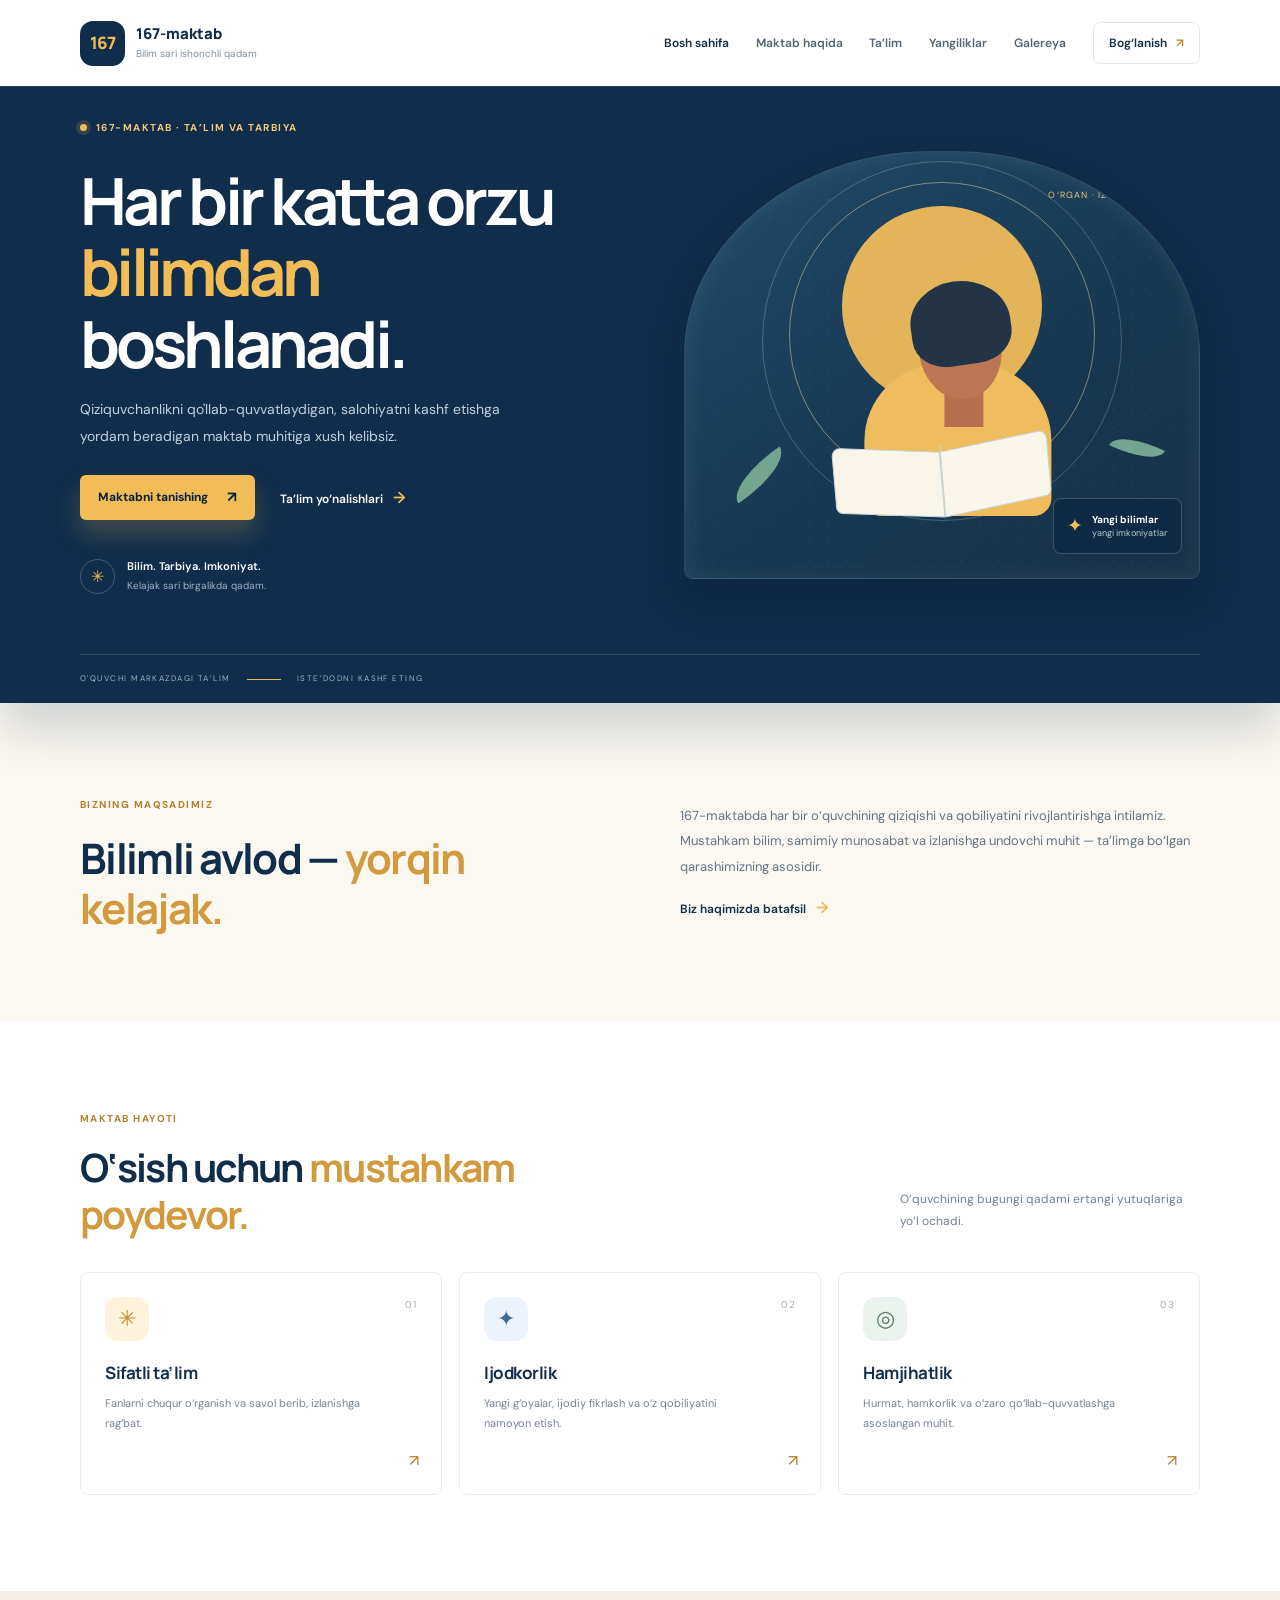
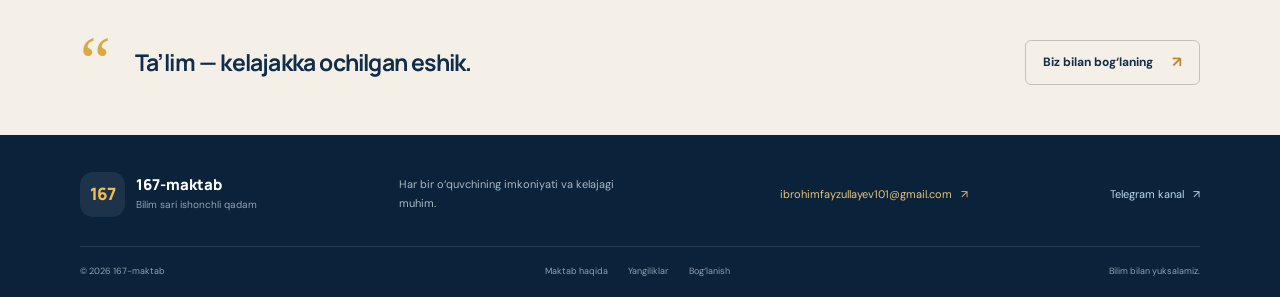
<file: index.html>
<!doctype html>
<html lang="uz">
<head>
  <meta charset="utf-8">
  <meta name="viewport" content="width=device-width, initial-scale=1">
  <meta name="theme-color" content="#102d4b">
  <link rel="icon" type="image/jpeg" href="images/2026-10-12%2016.40.06.jpg">
  <meta name="description" content="Toshkent shahridagi 167-maktabning rasmiy veb-sayti. Ta'lim, maktab hayoti va bog'lanish ma'lumotlari.">
  <title>167-maktab | Bilim sari ishonchli qadam</title>
  <link rel="preconnect" href="https://fonts.googleapis.com">
  <link rel="preconnect" href="https://fonts.gstatic.com" crossorigin>
  <link href="https://fonts.googleapis.com/css2?family=DM+Sans:wght@400;500;600;700&family=Manrope:wght@400;500;600;700;800&display=swap" rel="stylesheet">
  <link rel="stylesheet" href="styles.css">
  <script src="script.js" defer></script>
</head>
<body>
  <header class="site-header">
    <div class="container header-inner">
      <a class="brand" href="index.html" aria-label="167-maktab bosh sahifasi">
        <span class="brand-mark">167</span>
        <span class="brand-copy"><strong>167-maktab</strong><small>Bilim sari ishonchli qadam</small></span>
      </a>
      <button class="menu-toggle" type="button" aria-label="Menyuni ochish" aria-expanded="false"><span></span><span></span></button>
      <nav class="main-nav" aria-label="Asosiy navigatsiya">
        <a class="active" aria-current="page" href="index.html">Bosh sahifa</a><a href="maktab.html">Maktab haqida</a><a href="talim.html">Ta’lim</a><a href="yangiliklar.html">Yangiliklar</a><a href="galereya.html">Galereya</a><a class="nav-contact" href="boglanish.html">Bog‘lanish <span aria-hidden="true">↗</span></a>
      </nav>
    </div>
  </header>
  <main>
    <section class="hero">
      <div class="hero-grid container">
        <div class="hero-copy">
          <span class="eyebrow"><span class="eyebrow-dot"></span> 167-MAKTAB · TA’LIM VA TARBIYA</span>
          <h1>Har bir katta orzu <em>bilimdan</em> boshlanadi.</h1>
          <p>Qiziquvchanlikni qo'llab-quvvatlaydigan, salohiyatni kashf etishga yordam beradigan maktab muhitiga xush kelibsiz.</p>
          <div class="hero-actions"><a class="button button-gold" href="maktab.html">Maktabni tanishing <span>↗</span></a><a class="text-link" href="talim.html">Ta’lim yo‘nalishlari <span>→</span></a></div>
          <div class="hero-note"><span class="note-icon">✳</span><span><strong>Bilim. Tarbiya. Imkoniyat.</strong><small>Kelajak sari birgalikda qadam.</small></span></div>
        </div>
        <div class="hero-art" aria-label="Kitob o‘qiyotgan o‘quvchi tasviri" role="img">
          <div class="art-sun"></div><div class="art-orbit orbit-one"></div><div class="art-orbit orbit-two"></div>
          <div class="art-book"><span></span><span></span><span></span></div>
          <div class="art-person"><div class="person-hair"></div><div class="person-head"></div><div class="person-neck"></div><div class="person-body"></div><div class="person-arm"></div></div>
          <div class="art-leaf leaf-one"></div><div class="art-leaf leaf-two"></div>
          <div class="art-label"><span class="label-star">✦</span><span><strong>Yangi bilimlar</strong><small>yangi imkoniyatlar</small></span></div>
          <span class="art-caption">O‘rgan · Izlan · Yuksal</span>
        </div>
      </div>
      <div class="hero-bottom container"><span>O'QUVCHI MARKAZDAGI TA’LIM</span><span class="bottom-line"></span><span>ISTE’DODNI KASHF ETING</span></div>
    </section>
    <section class="intro-section section-pad">
      <div class="container intro-grid">
        <div><span class="eyebrow eyebrow-dark">BIZNING MAQSADIMIZ</span><h2>Bilimli avlod — <em>yorqin kelajak.</em></h2></div>
        <div class="intro-text"><p>167-maktabda har bir o‘quvchining qiziqishi va qobiliyatini rivojlantirishga intilamiz. Mustahkam bilim, samimiy munosabat va izlanishga undovchi muhit — ta’limga bo‘lgan qarashimizning asosidir.</p><a class="text-link dark-link" href="maktab.html">Biz haqimizda batafsil <span>→</span></a></div>
      </div>
    </section>
    <section class="pillars-section section-pad">
      <div class="container">
        <div class="section-heading"><div><span class="eyebrow eyebrow-dark">MAKTAB HAYOTI</span><h2>O‘sish uchun <em>mustahkam poydevor.</em></h2></div><p>O‘quvchining bugungi qadami ertangi yutuqlariga yo‘l ochadi.</p></div>
        <div class="pillar-grid">
          <article class="pillar-card"><span class="card-number">01</span><div class="pillar-icon icon-book">✳</div><h3>Sifatli ta’lim</h3><p>Fanlarni chuqur o‘rganish va savol berib, izlanishga rag‘bat.</p><a href="talim.html" aria-label="Sifatli ta'lim haqida">↗</a></article>
          <article class="pillar-card"><span class="card-number">02</span><div class="pillar-icon icon-spark">✦</div><h3>Ijodkorlik</h3><p>Yangi g‘oyalar, ijodiy fikrlash va o‘z qobiliyatini namoyon etish.</p><a href="yangiliklar.html" aria-label="Ijodiy maktab hayoti">↗</a></article>
          <article class="pillar-card"><span class="card-number">03</span><div class="pillar-icon icon-community">◎</div><h3>Hamjihatlik</h3><p>Hurmat, hamkorlik va o‘zaro qo‘llab-quvvatlashga asoslangan muhit.</p><a href="maktab.html" aria-label="Maktab qadriyatlari">↗</a></article>
        </div>
      </div>
    </section>
    <section class="quote-band"><div class="container quote-inner"><span class="quote-mark">“</span><blockquote>Ta’lim — kelajakka ochilgan eshik.</blockquote><a class="button button-outline" href="boglanish.html">Biz bilan bog‘laning <span>↗</span></a></div></section>
  </main>
  <footer class="site-footer"><div class="container footer-main"><a class="brand footer-brand" href="index.html"><span class="brand-mark">167</span><span class="brand-copy"><strong>167-maktab</strong><small>Bilim sari ishonchli qadam</small></span></a><p>Har bir o‘quvchining imkoniyati va kelajagi muhim.</p><a class="footer-email" href="mailto:ibrohimfayzullayev101@gmail.com">ibrohimfayzullayev101@gmail.com <span>↗</span></a><a class="footer-telegram" href="https://t.me/mmaktab_167" target="_blank" rel="noopener noreferrer">Telegram kanal <span>↗</span></a></div><div class="container footer-bottom"><span>© <span data-year></span> 167-maktab</span><nav aria-label="Pastki navigatsiya"><a href="maktab.html">Maktab haqida</a><a href="yangiliklar.html">Yangiliklar</a><a href="boglanish.html">Bog‘lanish</a></nav><span>Bilim bilan yuksalamiz.</span></div></footer>
</body>
</html>
</file>
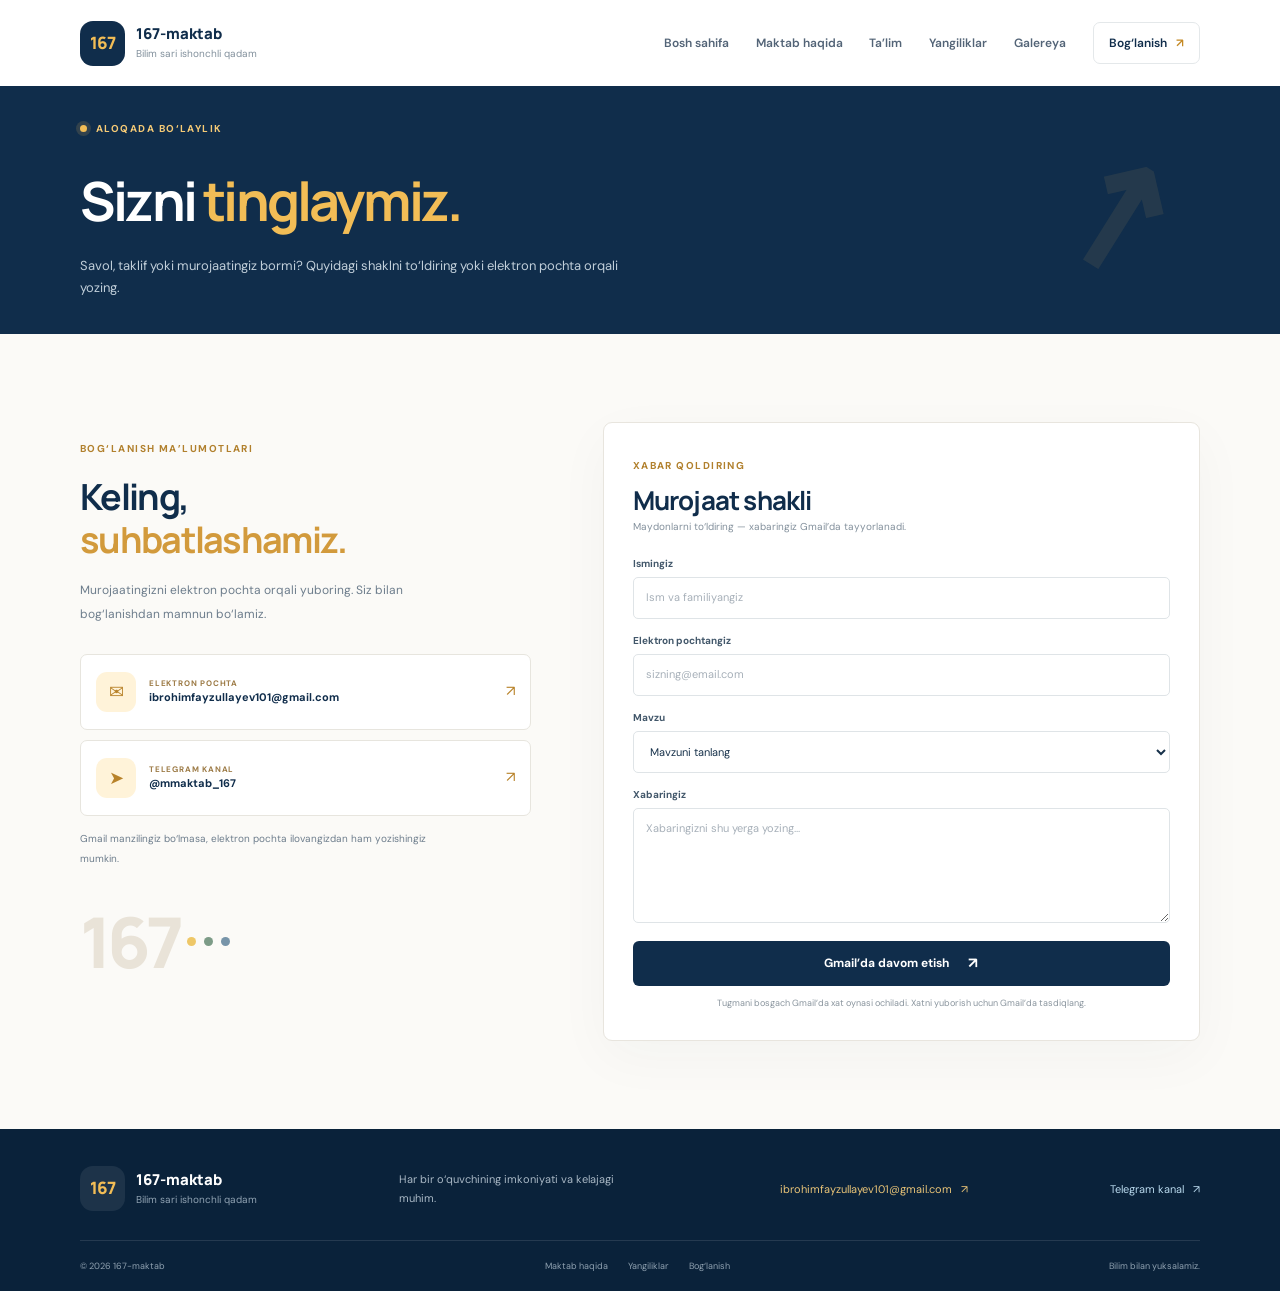
<file: boglanish.html>
<!doctype html>
<html lang="uz">
<head>
  <meta charset="utf-8"><meta name="viewport" content="width=device-width, initial-scale=1"><meta name="theme-color" content="#102d4b"><link rel="icon" type="image/jpeg" href="images/2026-10-12%2016.40.06.jpg"><meta name="description" content="167-maktab bilan bog‘laning. Elektron pochta: ibrohimfayzullayev101@gmail.com.">
  <title>Bog‘lanish | 167-maktab</title>
  <link rel="preconnect" href="https://fonts.googleapis.com"><link rel="preconnect" href="https://fonts.gstatic.com" crossorigin><link href="https://fonts.googleapis.com/css2?family=DM+Sans:wght@400;500;600;700&family=Manrope:wght@400;500;600;700;800&display=swap" rel="stylesheet"><link rel="stylesheet" href="styles.css"><script src="script.js" defer></script>
</head>
<body>
  <header class="site-header"><div class="container header-inner"><a class="brand" href="index.html" aria-label="167-maktab bosh sahifasi"><span class="brand-mark">167</span><span class="brand-copy"><strong>167-maktab</strong><small>Bilim sari ishonchli qadam</small></span></a><button class="menu-toggle" type="button" aria-label="Menyuni ochish" aria-expanded="false"><span></span><span></span></button><nav class="main-nav" aria-label="Asosiy navigatsiya"><a href="index.html">Bosh sahifa</a><a href="maktab.html">Maktab haqida</a><a href="talim.html">Ta’lim</a><a href="yangiliklar.html">Yangiliklar</a><a href="galereya.html">Galereya</a><a class="nav-contact active" aria-current="page" href="boglanish.html">Bog‘lanish <span aria-hidden="true">↗</span></a></nav></div></header>
  <main><section class="page-hero contact-hero"><div class="container page-hero-inner"><div><span class="eyebrow"><span class="eyebrow-dot"></span> ALOQADA BO‘LAYLIK</span><h1>Sizni <em>tinglaymiz.</em></h1><p>Savol, taklif yoki murojaatingiz bormi? Quyidagi shaklni to‘ldiring yoki elektron pochta orqali yozing.</p></div><span class="page-hero-symbol">↗</span></div></section>
    <section class="section-pad contact-section"><div class="container contact-grid"><aside class="contact-details"><span class="eyebrow eyebrow-dark">BOG‘LANISH MA’LUMOTLARI</span><h2>Keling, <em>suhbatlashamiz.</em></h2><p>Murojaatingizni elektron pochta orqali yuboring. Siz bilan bog‘lanishdan mamnun bo‘lamiz.</p><a class="contact-email-card" href="https://mail.google.com/mail/u/0/?view=cm&amp;fs=1&amp;to=ibrohimfayzullayev101%40gmail.com" target="_blank" rel="noopener noreferrer"><span class="email-icon">✉</span><span><small>ELEKTRON POCHTA</small><strong>ibrohimfayzullayev101@gmail.com</strong></span><span class="email-arrow">↗</span></a><a class="contact-email-card telegram-card" href="https://t.me/mmaktab_167" target="_blank" rel="noopener noreferrer"><span class="email-icon">➤</span><span><small>TELEGRAM KANAL</small><strong>@mmaktab_167</strong></span><span class="email-arrow">↗</span></a><p class="contact-note">Gmail manzilingiz bo‘lmasa, elektron pochta ilovangizdan ham yozishingiz mumkin.</p><div class="contact-pattern" aria-hidden="true"><span>167</span><i></i><i></i><i></i></div></aside>
      <form class="contact-form" data-contact-form><span class="eyebrow eyebrow-dark">XABAR QOLDIRING</span><h2>Murojaat shakli</h2><p class="form-intro">Maydonlarni to‘ldiring — xabaringiz Gmail’da tayyorlanadi.</p><label for="name">Ismingiz</label><input id="name" name="name" type="text" autocomplete="name" placeholder="Ism va familiyangiz" required><label for="email">Elektron pochtangiz</label><input id="email" name="email" type="email" autocomplete="email" placeholder="sizning@email.com" required><label for="subject">Mavzu</label><select id="subject" name="subject" required><option value="" selected disabled>Mavzuni tanlang</option><option>Umumiy savol</option><option>Ta’lim haqida</option><option>Taklif yoki fikr</option><option>Boshqa murojaat</option></select><label for="message">Xabaringiz</label><textarea id="message" name="message" rows="5" placeholder="Xabaringizni shu yerga yozing..." required></textarea><button class="button button-navy form-submit" type="submit">Gmail’da davom etish <span>↗</span></button><p class="form-privacy">Tugmani bosgach Gmail’da xat oynasi ochiladi. Xatni yuborish uchun Gmail’da tasdiqlang.</p></form>
    </div></section>
  </main>
  <footer class="site-footer"><div class="container footer-main"><a class="brand footer-brand" href="index.html"><span class="brand-mark">167</span><span class="brand-copy"><strong>167-maktab</strong><small>Bilim sari ishonchli qadam</small></span></a><p>Har bir o‘quvchining imkoniyati va kelajagi muhim.</p><a class="footer-email" href="mailto:ibrohimfayzullayev101@gmail.com">ibrohimfayzullayev101@gmail.com <span>↗</span></a><a class="footer-telegram" href="https://t.me/mmaktab_167" target="_blank" rel="noopener noreferrer">Telegram kanal <span>↗</span></a></div><div class="container footer-bottom"><span>© <span data-year></span> 167-maktab</span><nav aria-label="Pastki navigatsiya"><a href="maktab.html">Maktab haqida</a><a href="yangiliklar.html">Yangiliklar</a><a href="boglanish.html">Bog‘lanish</a></nav><span>Bilim bilan yuksalamiz.</span></div></footer>
</body></html>
</file>
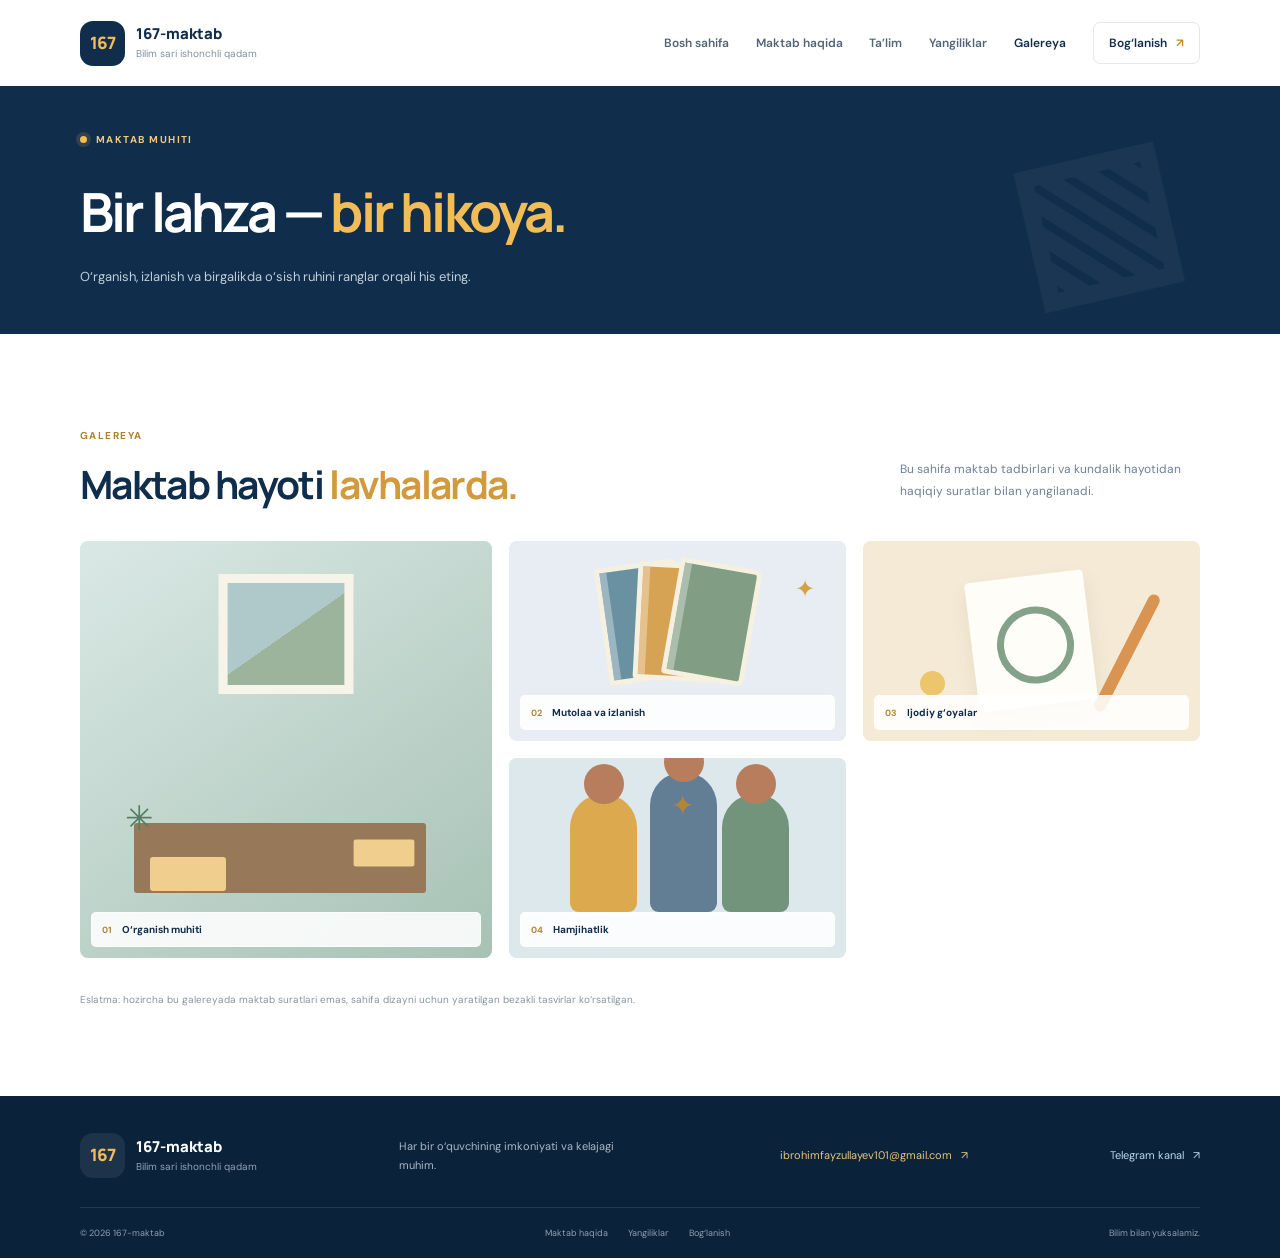
<file: galereya.html>
<!doctype html>
<html lang="uz">
<head>
  <meta charset="utf-8"><meta name="viewport" content="width=device-width, initial-scale=1"><meta name="theme-color" content="#102d4b"><link rel="icon" type="image/jpeg" href="images/2026-10-12%2016.40.06.jpg"><meta name="description" content="167-maktab galereyasi — ta'lim, ijod va maktab hayotidan lavhalar.">
  <title>Galereya | 167-maktab</title>
  <link rel="preconnect" href="https://fonts.googleapis.com"><link rel="preconnect" href="https://fonts.gstatic.com" crossorigin><link href="https://fonts.googleapis.com/css2?family=DM+Sans:wght@400;500;600;700&family=Manrope:wght@400;500;600;700;800&display=swap" rel="stylesheet"><link rel="stylesheet" href="styles.css"><script src="script.js" defer></script>
</head>
<body>
  <header class="site-header"><div class="container header-inner"><a class="brand" href="index.html" aria-label="167-maktab bosh sahifasi"><span class="brand-mark">167</span><span class="brand-copy"><strong>167-maktab</strong><small>Bilim sari ishonchli qadam</small></span></a><button class="menu-toggle" type="button" aria-label="Menyuni ochish" aria-expanded="false"><span></span><span></span></button><nav class="main-nav" aria-label="Asosiy navigatsiya"><a href="index.html">Bosh sahifa</a><a href="maktab.html">Maktab haqida</a><a href="talim.html">Ta’lim</a><a href="yangiliklar.html">Yangiliklar</a><a class="active" aria-current="page" href="galereya.html">Galereya</a><a class="nav-contact" href="boglanish.html">Bog‘lanish <span aria-hidden="true">↗</span></a></nav></div></header>
  <main><section class="page-hero"><div class="container page-hero-inner"><div><span class="eyebrow"><span class="eyebrow-dot"></span> MAKTAB MUHITI</span><h1>Bir lahza — <em>bir hikoya.</em></h1><p>O‘rganish, izlanish va birgalikda o‘sish ruhini ranglar orqali his eting.</p></div><span class="page-hero-symbol">▧</span></div></section>
    <section class="section-pad"><div class="container"><div class="section-heading"><div><span class="eyebrow eyebrow-dark">GALEREYA</span><h2>Maktab hayoti <em>lavhalarda.</em></h2></div><p>Bu sahifa maktab tadbirlari va kundalik hayotidan haqiqiy suratlar bilan yangilanadi.</p></div><div class="gallery-grid" aria-label="Maktab hayotidan illustratsiyalar"><figure class="gallery-tile gallery-tile-large"><div class="gallery-illustration gallery-classroom"><span class="gallery-window"></span><span class="gallery-desk desk-one"></span><span class="gallery-desk desk-two"></span><span class="gallery-plant">✳</span></div><figcaption><span>01</span> O‘rganish muhiti</figcaption></figure><figure class="gallery-tile"><div class="gallery-illustration gallery-books"><span class="book book-a"></span><span class="book book-b"></span><span class="book book-c"></span><span class="book-spark">✦</span></div><figcaption><span>02</span> Mutolaa va izlanish</figcaption></figure><figure class="gallery-tile"><div class="gallery-illustration gallery-art"><span class="art-paper"></span><span class="art-pencil"></span><span class="art-sun-small"></span></div><figcaption><span>03</span> Ijodiy g‘oyalar</figcaption></figure><figure class="gallery-tile"><div class="gallery-illustration gallery-team"><span class="team-person team-one"></span><span class="team-person team-two"></span><span class="team-person team-three"></span><span class="team-heart">✦</span></div><figcaption><span>04</span> Hamjihatlik</figcaption></figure><figure class="gallery-tile gallery-tile-wide"><div class="gallery-illustration gallery-journey"><span class="journey-star">✳</span><span class="journey-path"></span><span class="journey-flag">167</span></div><figcaption><span>05</span> Kelajak sari qadam</figcaption></figure></div><p class="gallery-disclaimer">Eslatma: hozircha bu galereyada maktab suratlari emas, sahifa dizayni uchun yaratilgan bezakli tasvirlar ko‘rsatilgan.</p></div></section>
  </main>
  <footer class="site-footer"><div class="container footer-main"><a class="brand footer-brand" href="index.html"><span class="brand-mark">167</span><span class="brand-copy"><strong>167-maktab</strong><small>Bilim sari ishonchli qadam</small></span></a><p>Har bir o‘quvchining imkoniyati va kelajagi muhim.</p><a class="footer-email" href="mailto:ibrohimfayzullayev101@gmail.com">ibrohimfayzullayev101@gmail.com <span>↗</span></a><a class="footer-telegram" href="https://t.me/mmaktab_167" target="_blank" rel="noopener noreferrer">Telegram kanal <span>↗</span></a></div><div class="container footer-bottom"><span>© <span data-year></span> 167-maktab</span><nav aria-label="Pastki navigatsiya"><a href="maktab.html">Maktab haqida</a><a href="yangiliklar.html">Yangiliklar</a><a href="boglanish.html">Bog‘lanish</a></nav><span>Bilim bilan yuksalamiz.</span></div></footer>
</body></html>
</file>
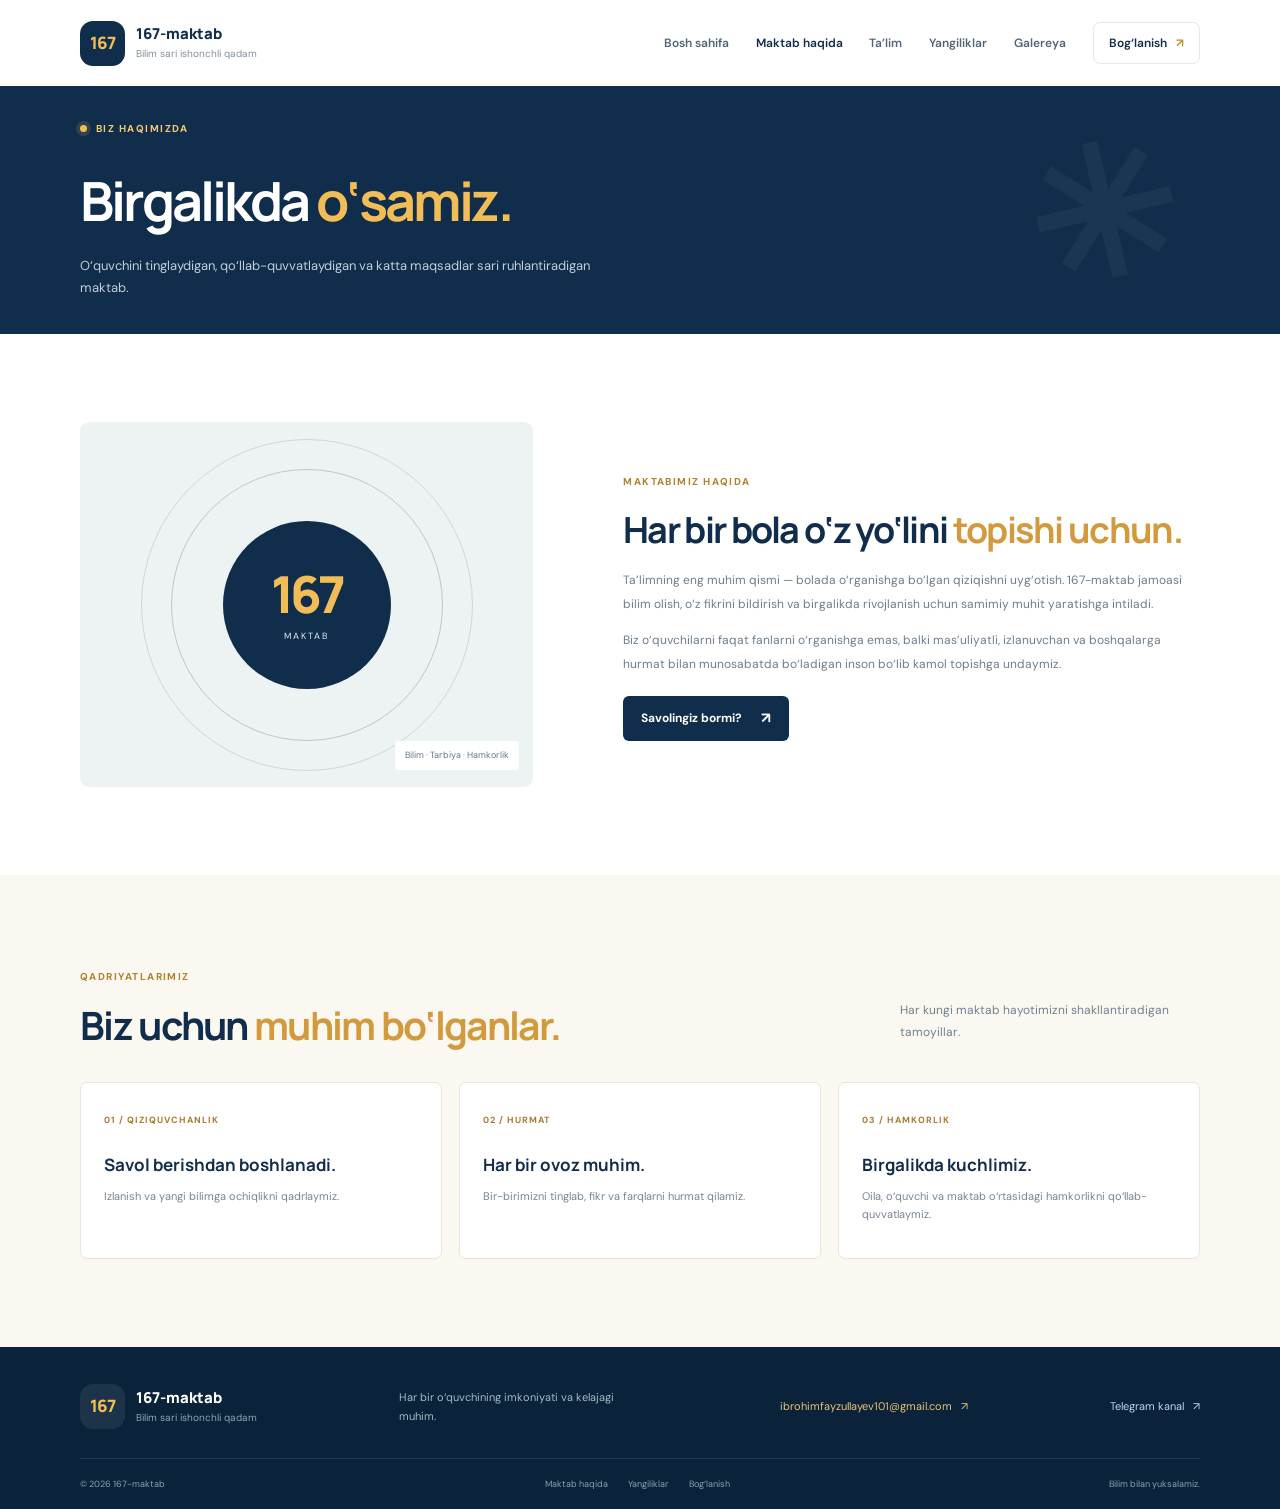
<file: maktab.html>
<!doctype html>
<html lang="uz">
<head>
  <meta charset="utf-8"><meta name="viewport" content="width=device-width, initial-scale=1"><meta name="theme-color" content="#102d4b"><link rel="icon" type="image/jpeg" href="images/2026-10-12%2016.40.06.jpg">
  <meta name="description" content="167-maktabning maqsadi, qadriyatlari va maktab muhiti bilan tanishing.">
  <title>Maktab haqida | 167-maktab</title>
  <link rel="preconnect" href="https://fonts.googleapis.com"><link rel="preconnect" href="https://fonts.gstatic.com" crossorigin><link href="https://fonts.googleapis.com/css2?family=DM+Sans:wght@400;500;600;700&family=Manrope:wght@400;500;600;700;800&display=swap" rel="stylesheet"><link rel="stylesheet" href="styles.css"><script src="script.js" defer></script>
</head>
<body>
  <header class="site-header"><div class="container header-inner"><a class="brand" href="index.html" aria-label="167-maktab bosh sahifasi"><span class="brand-mark">167</span><span class="brand-copy"><strong>167-maktab</strong><small>Bilim sari ishonchli qadam</small></span></a><button class="menu-toggle" type="button" aria-label="Menyuni ochish" aria-expanded="false"><span></span><span></span></button><nav class="main-nav" aria-label="Asosiy navigatsiya"><a href="index.html">Bosh sahifa</a><a class="active" aria-current="page" href="maktab.html">Maktab haqida</a><a href="talim.html">Ta’lim</a><a href="yangiliklar.html">Yangiliklar</a><a href="galereya.html">Galereya</a><a class="nav-contact" href="boglanish.html">Bog‘lanish <span aria-hidden="true">↗</span></a></nav></div></header>
  <main><section class="page-hero"><div class="container page-hero-inner"><div><span class="eyebrow"><span class="eyebrow-dot"></span> BIZ HAQIMIZDA</span><h1>Birgalikda <em>o‘samiz.</em></h1><p>O‘quvchini tinglaydigan, qo‘llab-quvvatlaydigan va katta maqsadlar sari ruhlantiradigan maktab.</p></div><span class="page-hero-symbol">✳</span></div></section>
    <section class="section-pad"><div class="container story-grid"><div class="story-visual"><div class="story-circle"><span class="story-number">167</span><span>MAKTAB</span></div><span class="story-caption">Bilim · Tarbiya · Hamkorlik</span></div><div class="story-copy"><span class="eyebrow eyebrow-dark">MAKTABIMIZ HAQIDA</span><h2>Har bir bola o‘z yo‘lini <em>topishi uchun.</em></h2><p>Ta’limning eng muhim qismi — bolada o‘rganishga bo‘lgan qiziqishni uyg‘otish. 167-maktab jamoasi bilim olish, o‘z fikrini bildirish va birgalikda rivojlanish uchun samimiy muhit yaratishga intiladi.</p><p>Biz o‘quvchilarni faqat fanlarni o‘rganishga emas, balki mas’uliyatli, izlanuvchan va boshqalarga hurmat bilan munosabatda bo‘ladigan inson bo‘lib kamol topishga undaymiz.</p><a class="button button-navy" href="boglanish.html">Savolingiz bormi? <span>↗</span></a></div></div></section>
    <section class="values-section section-pad"><div class="container"><div class="section-heading"><div><span class="eyebrow eyebrow-dark">QADRIYATLARIMIZ</span><h2>Biz uchun <em>muhim bo‘lganlar.</em></h2></div><p>Har kungi maktab hayotimizni shakllantiradigan tamoyillar.</p></div><div class="values-grid"><article class="value-card"><span>01 / QIZIQUVCHANLIK</span><h3>Savol berishdan boshlanadi.</h3><p>Izlanish va yangi bilimga ochiqlikni qadrlaymiz.</p></article><article class="value-card"><span>02 / HURMAT</span><h3>Har bir ovoz muhim.</h3><p>Bir-birimizni tinglab, fikr va farqlarni hurmat qilamiz.</p></article><article class="value-card"><span>03 / HAMKORLIK</span><h3>Birgalikda kuchlimiz.</h3><p>Oila, o‘quvchi va maktab o‘rtasidagi hamkorlikni qo‘llab-quvvatlaymiz.</p></article></div></div></section>
  </main>
  <footer class="site-footer"><div class="container footer-main"><a class="brand footer-brand" href="index.html"><span class="brand-mark">167</span><span class="brand-copy"><strong>167-maktab</strong><small>Bilim sari ishonchli qadam</small></span></a><p>Har bir o‘quvchining imkoniyati va kelajagi muhim.</p><a class="footer-email" href="mailto:ibrohimfayzullayev101@gmail.com">ibrohimfayzullayev101@gmail.com <span>↗</span></a><a class="footer-telegram" href="https://t.me/mmaktab_167" target="_blank" rel="noopener noreferrer">Telegram kanal <span>↗</span></a></div><div class="container footer-bottom"><span>© <span data-year></span> 167-maktab</span><nav aria-label="Pastki navigatsiya"><a href="maktab.html">Maktab haqida</a><a href="yangiliklar.html">Yangiliklar</a><a href="boglanish.html">Bog‘lanish</a></nav><span>Bilim bilan yuksalamiz.</span></div></footer>
</body></html>
</file>
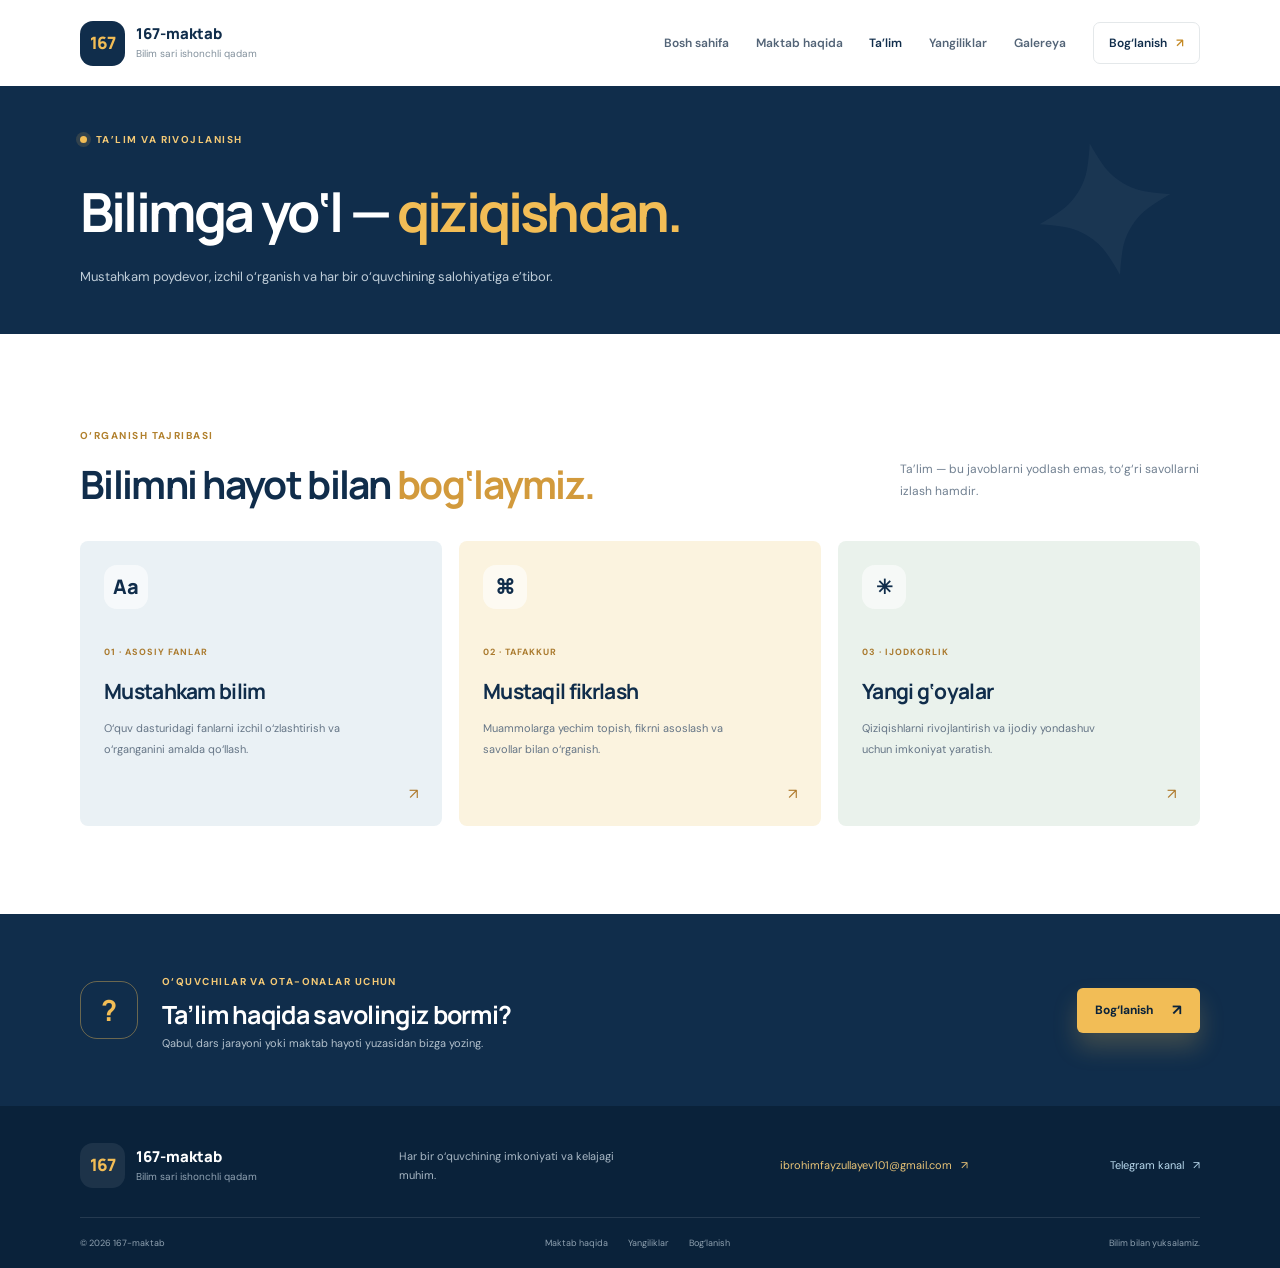
<file: talim.html>
<!doctype html>
<html lang="uz">
<head>
  <meta charset="utf-8"><meta name="viewport" content="width=device-width, initial-scale=1"><meta name="theme-color" content="#102d4b"><link rel="icon" type="image/jpeg" href="images/2026-10-12%2016.40.06.jpg"><meta name="description" content="167-maktabda ta'lim va o‘quvchilarning rivojlanishi haqida.">
  <title>Ta’lim | 167-maktab</title>
  <link rel="preconnect" href="https://fonts.googleapis.com"><link rel="preconnect" href="https://fonts.gstatic.com" crossorigin><link href="https://fonts.googleapis.com/css2?family=DM+Sans:wght@400;500;600;700&family=Manrope:wght@400;500;600;700;800&display=swap" rel="stylesheet"><link rel="stylesheet" href="styles.css"><script src="script.js" defer></script>
</head>
<body>
  <header class="site-header"><div class="container header-inner"><a class="brand" href="index.html" aria-label="167-maktab bosh sahifasi"><span class="brand-mark">167</span><span class="brand-copy"><strong>167-maktab</strong><small>Bilim sari ishonchli qadam</small></span></a><button class="menu-toggle" type="button" aria-label="Menyuni ochish" aria-expanded="false"><span></span><span></span></button><nav class="main-nav" aria-label="Asosiy navigatsiya"><a href="index.html">Bosh sahifa</a><a href="maktab.html">Maktab haqida</a><a class="active" aria-current="page" href="talim.html">Ta’lim</a><a href="yangiliklar.html">Yangiliklar</a><a href="galereya.html">Galereya</a><a class="nav-contact" href="boglanish.html">Bog‘lanish <span aria-hidden="true">↗</span></a></nav></div></header>
  <main><section class="page-hero"><div class="container page-hero-inner"><div><span class="eyebrow"><span class="eyebrow-dot"></span> TA’LIM VA RIVOJLANISH</span><h1>Bilimga yo‘l — <em>qiziqishdan.</em></h1><p>Mustahkam poydevor, izchil o‘rganish va har bir o‘quvchining salohiyatiga e’tibor.</p></div><span class="page-hero-symbol">✦</span></div></section>
    <section class="section-pad"><div class="container"><div class="section-heading"><div><span class="eyebrow eyebrow-dark">O‘RGANISH TAJRIBASI</span><h2>Bilimni hayot bilan <em>bog‘laymiz.</em></h2></div><p>Ta’lim — bu javoblarni yodlash emas, to‘g‘ri savollarni izlash hamdir.</p></div><div class="learning-grid"><article class="learning-card learning-blue"><span class="learning-icon">Aa</span><span class="learning-tag">01 · ASOSIY FANLAR</span><h3>Mustahkam bilim</h3><p>O‘quv dasturidagi fanlarni izchil o‘zlashtirish va o‘rganganini amalda qo‘llash.</p><span class="learning-arrow">↗</span></article><article class="learning-card learning-cream"><span class="learning-icon">⌘</span><span class="learning-tag">02 · TAFAKKUR</span><h3>Mustaqil fikrlash</h3><p>Muammolarga yechim topish, fikrni asoslash va savollar bilan o‘rganish.</p><span class="learning-arrow">↗</span></article><article class="learning-card learning-green"><span class="learning-icon">✳</span><span class="learning-tag">03 · IJODKORLIK</span><h3>Yangi g‘oyalar</h3><p>Qiziqishlarni rivojlantirish va ijodiy yondashuv uchun imkoniyat yaratish.</p><span class="learning-arrow">↗</span></article></div></div></section>
    <section class="learning-note"><div class="container learning-note-inner"><span class="note-big">?</span><div><span class="eyebrow">O‘QUVCHILAR VA OTA-ONALAR UCHUN</span><h2>Ta’lim haqida savolingiz bormi?</h2><p>Qabul, dars jarayoni yoki maktab hayoti yuzasidan bizga yozing.</p></div><a class="button button-gold" href="boglanish.html">Bog‘lanish <span>↗</span></a></div></section>
  </main>
  <footer class="site-footer"><div class="container footer-main"><a class="brand footer-brand" href="index.html"><span class="brand-mark">167</span><span class="brand-copy"><strong>167-maktab</strong><small>Bilim sari ishonchli qadam</small></span></a><p>Har bir o‘quvchining imkoniyati va kelajagi muhim.</p><a class="footer-email" href="mailto:ibrohimfayzullayev101@gmail.com">ibrohimfayzullayev101@gmail.com <span>↗</span></a><a class="footer-telegram" href="https://t.me/mmaktab_167" target="_blank" rel="noopener noreferrer">Telegram kanal <span>↗</span></a></div><div class="container footer-bottom"><span>© <span data-year></span> 167-maktab</span><nav aria-label="Pastki navigatsiya"><a href="maktab.html">Maktab haqida</a><a href="yangiliklar.html">Yangiliklar</a><a href="boglanish.html">Bog‘lanish</a></nav><span>Bilim bilan yuksalamiz.</span></div></footer>
</body></html>
</file>
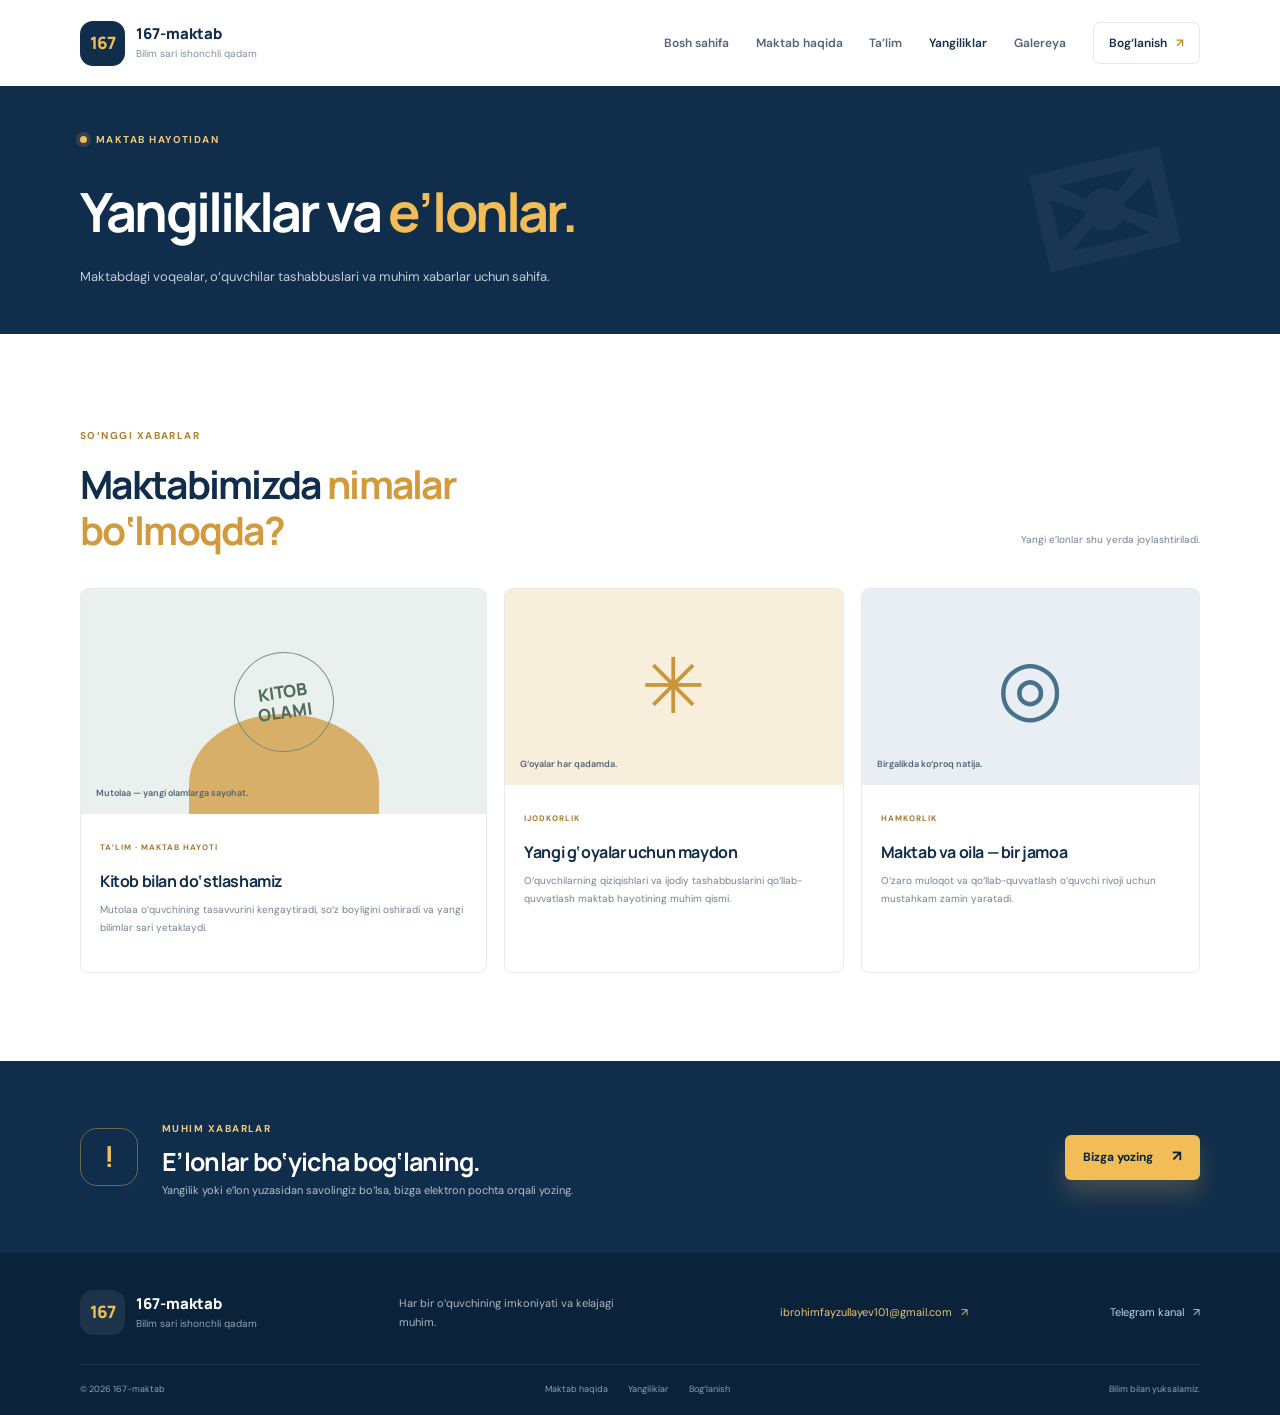
<file: yangiliklar.html>
<!doctype html>
<html lang="uz">
<head>
  <meta charset="utf-8"><meta name="viewport" content="width=device-width, initial-scale=1"><meta name="theme-color" content="#102d4b"><link rel="icon" type="image/jpeg" href="images/2026-10-12%2016.40.06.jpg"><meta name="description" content="167-maktab yangiliklari, e'lonlari va maktab hayotidan lavhalar.">
  <title>Yangiliklar | 167-maktab</title>
  <link rel="preconnect" href="https://fonts.googleapis.com"><link rel="preconnect" href="https://fonts.gstatic.com" crossorigin><link href="https://fonts.googleapis.com/css2?family=DM+Sans:wght@400;500;600;700&family=Manrope:wght@400;500;600;700;800&display=swap" rel="stylesheet"><link rel="stylesheet" href="styles.css"><script src="script.js" defer></script>
</head>
<body>
  <header class="site-header"><div class="container header-inner"><a class="brand" href="index.html" aria-label="167-maktab bosh sahifasi"><span class="brand-mark">167</span><span class="brand-copy"><strong>167-maktab</strong><small>Bilim sari ishonchli qadam</small></span></a><button class="menu-toggle" type="button" aria-label="Menyuni ochish" aria-expanded="false"><span></span><span></span></button><nav class="main-nav" aria-label="Asosiy navigatsiya"><a href="index.html">Bosh sahifa</a><a href="maktab.html">Maktab haqida</a><a href="talim.html">Ta’lim</a><a class="active" aria-current="page" href="yangiliklar.html">Yangiliklar</a><a href="galereya.html">Galereya</a><a class="nav-contact" href="boglanish.html">Bog‘lanish <span aria-hidden="true">↗</span></a></nav></div></header>
  <main><section class="page-hero"><div class="container page-hero-inner"><div><span class="eyebrow"><span class="eyebrow-dot"></span> MAKTAB HAYOTIDAN</span><h1>Yangiliklar va <em>e’lonlar.</em></h1><p>Maktabdagi voqealar, o‘quvchilar tashabbuslari va muhim xabarlar uchun sahifa.</p></div><span class="page-hero-symbol">✉</span></div></section>
    <section class="section-pad"><div class="container"><div class="section-heading"><div><span class="eyebrow eyebrow-dark">SO‘NGGI XABARLAR</span><h2>Maktabimizda <em>nimalar bo‘lmoqda?</em></h2></div><span class="news-note">Yangi e’lonlar shu yerda joylashtiriladi.</span></div><div class="news-grid"><article class="news-card news-feature"><div class="news-art news-art-reading"><span class="news-art-stamp">KITOB<br>OLAMI</span><span class="news-art-caption">Mutolaa — yangi olamlarga sayohat.</span></div><div class="news-content"><span class="news-category">TA’LIM · MAKTAB HAYOTI</span><h3>Kitob bilan do‘stlashamiz</h3><p>Mutolaa o‘quvchining tasavvurini kengaytiradi, so‘z boyligini oshiradi va yangi bilimlar sari yetaklaydi.</p></div></article><article class="news-card"><div class="news-art news-art-idea"><span class="idea-symbol">✳</span><span class="news-art-caption">G‘oyalar har qadamda.</span></div><div class="news-content"><span class="news-category">IJODKORLIK</span><h3>Yangi g‘oyalar uchun maydon</h3><p>O‘quvchilarning qiziqishlari va ijodiy tashabbuslarini qo‘llab-quvvatlash maktab hayotining muhim qismi.</p></div></article><article class="news-card"><div class="news-art news-art-community"><span class="community-symbol">◎</span><span class="news-art-caption">Birgalikda ko‘proq natija.</span></div><div class="news-content"><span class="news-category">HAMKORLIK</span><h3>Maktab va oila — bir jamoa</h3><p>O‘zaro muloqot va qo‘llab-quvvatlash o‘quvchi rivoji uchun mustahkam zamin yaratadi.</p></div></article></div></div></section>
    <section class="learning-note"><div class="container learning-note-inner"><span class="note-big">!</span><div><span class="eyebrow">MUHIM XABARLAR</span><h2>E’lonlar bo‘yicha bog‘laning.</h2><p>Yangilik yoki e’lon yuzasidan savolingiz bo‘lsa, bizga elektron pochta orqali yozing.</p></div><a class="button button-gold" href="boglanish.html">Bizga yozing <span>↗</span></a></div></section>
  </main>
  <footer class="site-footer"><div class="container footer-main"><a class="brand footer-brand" href="index.html"><span class="brand-mark">167</span><span class="brand-copy"><strong>167-maktab</strong><small>Bilim sari ishonchli qadam</small></span></a><p>Har bir o‘quvchining imkoniyati va kelajagi muhim.</p><a class="footer-email" href="mailto:ibrohimfayzullayev101@gmail.com">ibrohimfayzullayev101@gmail.com <span>↗</span></a><a class="footer-telegram" href="https://t.me/mmaktab_167" target="_blank" rel="noopener noreferrer">Telegram kanal <span>↗</span></a></div><div class="container footer-bottom"><span>© <span data-year></span> 167-maktab</span><nav aria-label="Pastki navigatsiya"><a href="maktab.html">Maktab haqida</a><a href="yangiliklar.html">Yangiliklar</a><a href="boglanish.html">Bog‘lanish</a></nav><span>Bilim bilan yuksalamiz.</span></div></footer>
</body></html>
</file>
<file: styles.css>
:root {
  color-scheme: light;
  --navy: #102d4b;
  --navy-deep: #0a223a;
  --ink: #18324b;
  --muted: #6a7988;
  --gold: #f2bd56;
  --cream: #fbf8f1;
  --line: #e8e4dc;
  --white: #fff;
  --font-body: "DM Sans", sans-serif;
  --font-heading: "Manrope", sans-serif;
}

* { box-sizing: border-box; }
html { scroll-behavior: smooth; }
body { margin: 0; color: var(--ink); background: #fff; font-family: var(--font-body); font-size: 15px; line-height: 1.7; -webkit-font-smoothing: antialiased; }
a { color: inherit; text-decoration: none; }
button, input, select, textarea { font: inherit; }
button, a { -webkit-tap-highlight-color: transparent; }
.container { width: min(1120px, calc(100% - 48px)); margin-inline: auto; }
.site-header { position: relative; z-index: 5; background: #fff; }
.header-inner { min-height: 86px; display: flex; align-items: center; justify-content: space-between; gap: 34px; }
.brand { display: inline-flex; align-items: center; gap: 11px; flex: 0 0 auto; }
.brand-mark { display: grid; width: 45px; height: 45px; place-items: center; border-radius: 13px; background: var(--navy); color: var(--gold); font-family: var(--font-heading); font-size: 17px; font-weight: 800; letter-spacing: -1px; }
.brand-copy { display: grid; line-height: 1.25; }
.brand-copy strong { color: var(--navy); font-family: var(--font-heading); font-size: 15px; font-weight: 800; }
.brand-copy small { margin-top: 4px; color: #82909c; font-size: 10px; }
.main-nav { display: flex; align-items: center; gap: clamp(16px, 2.1vw, 29px); }
.main-nav a { color: #536477; font-size: 12px; font-weight: 600; transition: color .2s ease; }
.main-nav a:hover, .main-nav a.active { color: var(--navy); }
.main-nav .nav-contact { padding: 10px 15px; border: 1px solid #e4e8ea; border-radius: 7px; color: var(--navy); }
.nav-contact span { margin-left: 6px; color: #c48924; }
.menu-toggle { display: none; }
.hero { position: relative; overflow: hidden; background: var(--navy); color: #fff; box-shadow: inset 0 1px 0 rgba(255,255,255,.08), 0 28px 45px rgba(16,45,75,.18); }
.hero-grid { min-height: 555px; display: grid; grid-template-columns: 1.04fr .96fr; align-items: center; gap: 45px; padding-top: 28px; padding-bottom: 38px; }
.hero-copy { position: relative; z-index: 1; padding-bottom: 22px; }
.eyebrow { display: inline-flex; align-items: center; gap: 9px; color: #f5ca76; font-size: 10px; font-weight: 700; letter-spacing: 1.45px; line-height: 1.5; }
.eyebrow-dot { display: inline-block; width: 7px; height: 7px; border-radius: 50%; background: var(--gold); box-shadow: 0 0 0 4px #f2bd5626; }
h1, h2, h3, p { margin-top: 0; }
h1, h2, h3 { font-family: var(--font-heading); }
.hero h1 { max-width: 610px; margin: 25px 0 17px; font-size: clamp(43px, 5.1vw, 65px); line-height: 1.1; letter-spacing: -3.7px; font-weight: 700; }
h1 em, h2 em { color: var(--gold); font-style: normal; }
.hero-copy > p { max-width: 440px; margin-bottom: 26px; color: #c3d0dc; font-size: 14px; line-height: 1.9; }
.hero-actions { display: flex; align-items: center; gap: 25px; flex-wrap: wrap; }
.button { display: inline-flex; align-items: center; justify-content: center; gap: 19px; min-height: 45px; padding: 0 17px; border: 1px solid transparent; border-radius: 6px; font-size: 12px; font-weight: 700; transition: transform .2s ease, background .2s ease; cursor: pointer; }
.button:hover { transform: translateY(-2px); }
.button span { font-size: 15px; }
.button-gold { background: var(--gold); color: var(--navy-deep); box-shadow: 0 14px 24px rgba(242, 189, 86, .22); }
.button-gold:hover { background: #ffcf70; box-shadow: 0 18px 30px rgba(242, 189, 86, .32); }
.text-link { color: #fff; font-size: 12px; font-weight: 600; }
.text-link span { margin-left: 7px; color: var(--gold); font-size: 16px; }
.hero-note { display: flex; align-items: center; gap: 12px; margin-top: 39px; }
.note-icon { display: grid; width: 35px; height: 35px; place-items: center; border: 1px solid #ffffff35; border-radius: 50%; color: var(--gold); font-size: 16px; }
.hero-note > span:last-child { display: grid; line-height: 1.45; }
.hero-note strong { font-size: 11px; font-weight: 600; }
.hero-note small { margin-top: 4px; color: #9fb1c2; font-size: 10px; }
.hero-art { position: relative; height: 428px; overflow: hidden; border: 1px solid #ffffff1a; border-radius: 48% 48% 9px 9px; background: linear-gradient(145deg, #214a68, #173750 62%, #173148); box-shadow: inset 0 0 24px rgba(255,255,255,.08), 0 20px 36px rgba(6, 18, 32, .22); }
.hero-art::after { position: absolute; inset: 0; background-image: radial-gradient(#ffffff21 1px, transparent 1px); background-size: 19px 19px; opacity: .35; content: ""; }
.art-sun { position: absolute; top: 54px; left: 50%; width: 200px; height: 200px; transform: translateX(-50%); border-radius: 50%; background: #f0bb5a; opacity: .95; }
.art-orbit { position: absolute; z-index: 1; left: 50%; border: 1px solid #f7d9997a; border-radius: 50%; transform: translateX(-50%); }
.orbit-one { top: 30px; width: 306px; height: 306px; }
.orbit-two { top: 9px; width: 360px; height: 360px; border-color: #ffffff35; }
.art-person { position: absolute; z-index: 2; bottom: 62px; left: 50%; width: 213px; height: 249px; transform: translateX(-43%); }
.person-body { position: absolute; bottom: 0; left: 14px; width: 187px; height: 152px; border-radius: 77px 77px 18px 18px; background: #efbd5e; }
.person-head { position: absolute; z-index: 2; top: 28px; left: 68px; width: 83px; height: 104px; border-radius: 42% 45% 48% 49%; background: #bb7654; transform: rotate(-7deg); }
.person-hair { position: absolute; z-index: 3; top: 14px; left: 60px; width: 100px; height: 84px; border-radius: 50% 53% 38% 36%; background: #243447; transform: rotate(-8deg); }
.person-neck { position: absolute; z-index: 1; top: 112px; left: 94px; width: 39px; height: 48px; background: #b66e4e; }
.person-arm { position: absolute; z-index: 4; bottom: 34px; left: 24px; width: 168px; height: 30px; border: 12px solid #bb7654; border-radius: 50%; transform: rotate(-14deg); }
.art-book { position: absolute; z-index: 5; bottom: 67px; left: 50%; display: flex; width: 216px; height: 66px; transform: translateX(-50%) rotate(-5deg); }
.art-book span { display: block; width: 50%; height: 100%; border: 1px solid #c6d6dd; background: #f9f5e9; }
.art-book span:first-child { border-radius: 9px 0 0 6px; transform: skewY(7deg); }
.art-book span:last-child { border-radius: 0 9px 6px 0; transform: skewY(-7deg); }
.art-book span:nth-child(2) { position: absolute; left: 50%; width: 2px; height: 67px; border: 0; background: #d5c9b1; }
.art-leaf { position: absolute; z-index: 2; bottom: 91px; width: 66px; height: 24px; border-radius: 100% 0 100% 0; background: #74a58e; transform: rotate(-34deg); }
.leaf-one { left: 41px; }.leaf-two { right: 29px; bottom: 118px; transform: rotate(26deg) scale(.8); }
.art-label { position: absolute; z-index: 6; right: 17px; bottom: 24px; display: flex; align-items: center; gap: 9px; padding: 11px 13px; border: 1px solid #ffffff30; border-radius: 8px; background: #0e2a43d9; }
.label-star { color: var(--gold); font-size: 19px; }
.art-label span:last-child { display: grid; line-height: 1.4; }
.art-label strong { font-size: 10px; }.art-label small { color: #b9c8d2; font-size: 9px; }
.art-caption { position: absolute; z-index: 5; top: 36px; right: 22px; color: #e7c47f; font-size: 9px; letter-spacing: 1.2px; text-transform: uppercase; }
.hero-bottom { display: flex; align-items: center; gap: 16px; height: 49px; border-top: 1px solid #ffffff24; color: #9eb0c0; font-size: 8px; letter-spacing: 1.45px; }
.bottom-line { width: 34px; height: 1px; background: #eabb5d; }
.section-pad { padding: 88px 0; }
.intro-section { background: var(--cream); }
.intro-grid { display: grid; grid-template-columns: 1fr 1fr; align-items: center; gap: 80px; }
.eyebrow-dark { color: #b1802d; }
h2 { color: var(--navy); font-size: clamp(29px, 3.4vw, 42px); line-height: 1.2; letter-spacing: -1.7px; }
.intro-grid h2 { max-width: 400px; margin: 16px 0 0; }
.intro-grid h2 em, .story-copy h2 em, .contact-details h2 em, .section-heading h2 em { color: #d29a3c; }
.intro-text p { margin-bottom: 15px; color: #647487; font-size: 13px; line-height: 1.95; }
.dark-link { color: var(--navy); }
.pillars-section { padding-top: 84px; padding-bottom: 96px; }
.section-heading { display: flex; align-items: end; justify-content: space-between; gap: 40px; margin-bottom: 34px; }
.section-heading h2 { max-width: 570px; margin: 13px 0 0; font-size: clamp(29px, 3.1vw, 39px); }
.section-heading > p, .news-note { max-width: 300px; margin-bottom: 5px; color: #718091; font-size: 12px; line-height: 1.8; }
.pillar-grid { display: grid; grid-template-columns: repeat(3, 1fr); gap: 17px; }
.pillar-card { position: relative; min-height: 223px; padding: 24px; border: 1px solid #e9edf0; border-radius: 8px; background: #fff; transition: transform .2s ease, box-shadow .2s ease; }
.pillar-card:hover, .news-card:hover { transform: translateY(-4px); box-shadow: 0 13px 35px #15345013; }
.card-number { position: absolute; top: 23px; right: 24px; color: #a7b0b7; font-size: 10px; letter-spacing: 1px; }
.pillar-icon { display: grid; width: 44px; height: 44px; place-items: center; border-radius: 13px; font-size: 22px; }
.icon-book { background: #fff4db; color: #c48d2f; }.icon-spark { background: #edf3fa; color: #416b90; }.icon-community { background: #eaf3ee; color: #58806c; }
.pillar-card h3 { margin: 18px 0 7px; color: var(--navy); font-size: 17px; letter-spacing: -.5px; }
.pillar-card p { max-width: 255px; margin: 0; color: #778391; font-size: 11px; line-height: 1.8; }
.pillar-card > a { position: absolute; right: 22px; bottom: 19px; color: #b27b24; font-size: 16px; }
.quote-band { background: #f4f0e7; }
.quote-inner { display: flex; align-items: center; gap: 24px; min-height: 144px; }
.quote-mark { align-self: center; color: #dba943; font-family: Georgia, serif; font-size: 69px; line-height: .7; }
.quote-inner blockquote { flex: 1; margin: 0; color: var(--navy); font-family: var(--font-heading); font-size: 23px; font-weight: 700; letter-spacing: -.8px; }
.button-outline { border-color: #c7c2b7; color: var(--navy); }
.button-outline span { color: #bf882e; }
.site-footer { padding: 37px 0 0; background: var(--navy-deep); color: #fff; }
.footer-main { display: flex; align-items: center; justify-content: space-between; gap: 24px; padding-bottom: 29px; }
.footer-brand .brand-mark { background: #ffffff14; }
.footer-brand .brand-copy strong { color: #fff; }.footer-brand .brand-copy small { color: #91a3b3; }
.footer-main > p { max-width: 240px; margin: 0; color: #a9b8c5; font-size: 11px; }
.footer-email { color: #e9c477; font-size: 11px; }.footer-email span { margin-left: 6px; }
.footer-telegram { color: #b9d9ed; font-size: 11px; }.footer-telegram span { margin-left: 6px; }
.footer-bottom { display: flex; justify-content: space-between; align-items: center; gap: 18px; min-height: 51px; border-top: 1px solid #ffffff1c; color: #8fa1b0; font-size: 9px; }
.footer-bottom nav { display: flex; gap: 20px; }.footer-bottom a:hover { color: #fff; }

/* Interior page headings and content */
.page-hero { overflow: hidden; background: var(--navy); color: #fff; }
.page-hero-inner { position: relative; display: flex; align-items: center; justify-content: space-between; min-height: 248px; padding-top: 18px; padding-bottom: 24px; }
.page-hero h1 { margin: 15px 0 8px; font-size: clamp(38px, 5vw, 54px); letter-spacing: -2.8px; }
.page-hero p { max-width: 545px; margin: 0; color: #c0ced9; font-size: 13px; }
.page-hero-symbol { position: absolute; right: 25px; top: 50%; color: #ffffff0b; font-family: var(--font-heading); font-size: 178px; font-weight: 800; line-height: 1; transform: translateY(-50%) rotate(-13deg); }
.story-grid { display: grid; grid-template-columns: .88fr 1.12fr; align-items: center; gap: 90px; }
.story-visual { position: relative; display: grid; min-height: 365px; place-items: center; overflow: hidden; border-radius: 9px; background: #edf2f3; }
.story-visual::before, .story-visual::after { position: absolute; border: 1px solid #b9c9c9; border-radius: 50%; content: ""; }
.story-visual::before { width: 270px; height: 270px; }.story-visual::after { width: 330px; height: 330px; border-color: #cdd8d7; }
.story-circle { position: relative; z-index: 1; display: grid; width: 168px; height: 168px; align-content: center; justify-items: center; border-radius: 50%; background: var(--navy); color: var(--gold); }
.story-number { font-family: var(--font-heading); font-size: 51px; font-weight: 800; letter-spacing: -4px; line-height: 1.15; }.story-circle > span:last-child { margin-top: 5px; color: #e3eaf0; font-size: 9px; letter-spacing: 2px; }
.story-caption { position: absolute; z-index: 2; right: 14px; bottom: 17px; padding: 7px 10px; border-radius: 4px; background: #fff; color: #657789; font-size: 9px; }
.story-copy h2, .contact-details h2 { margin: 14px 0 17px; font-size: 36px; }
.story-copy p, .contact-details > p { color: #6d7d8c; font-size: 12px; line-height: 2; }
.button-navy { background: var(--navy); color: #fff; }.button-navy:hover { background: #1a4164; }
.story-copy .button { margin-top: 8px; }
.values-section { background: var(--cream); }
.values-grid { display: grid; grid-template-columns: repeat(3, 1fr); gap: 17px; }
.value-card { min-height: 177px; padding: 23px; border: 1px solid #e9e4db; border-radius: 7px; background: #fff; }
.value-card > span, .learning-tag { color: #aa7a2e; font-size: 9px; font-weight: 700; letter-spacing: 1px; }
.value-card h3 { margin: 19px 0 7px; color: var(--navy); font-size: 17px; }.value-card p { margin: 0; color: #788493; font-size: 11px; }
.learning-grid { display: grid; grid-template-columns: repeat(3, 1fr); gap: 17px; }
.learning-card { position: relative; min-height: 285px; padding: 24px; border-radius: 8px; }
.learning-blue { background: #eaf1f5; }.learning-cream { background: #fbf3df; }.learning-green { background: #eaf2ec; }
.learning-icon { display: grid; width: 44px; height: 44px; margin-bottom: 29px; place-items: center; border-radius: 13px; background: #fff9; color: var(--navy); font-family: var(--font-heading); font-size: 20px; font-weight: 800; }
.learning-card h3 { margin: 10px 0 9px; color: var(--navy); font-size: 21px; letter-spacing: -.7px; }.learning-card p { max-width: 260px; color: #657586; font-size: 11px; line-height: 1.85; }
.learning-arrow { position: absolute; right: 24px; bottom: 19px; color: #ae792b; }
.learning-note { background: var(--navy); color: #fff; }
.learning-note-inner { display: flex; align-items: center; gap: 24px; min-height: 192px; padding-top: 28px; padding-bottom: 28px; }
.note-big { display: grid; flex: 0 0 auto; width: 58px; height: 58px; place-items: center; border: 1px solid #f2bd5666; border-radius: 17px; color: var(--gold); font-family: var(--font-heading); font-size: 29px; font-weight: 700; }
.learning-note-inner > div { flex: 1; }.learning-note h2 { margin: 7px 0 4px; color: #fff; font-size: 25px; letter-spacing: -.7px; }.learning-note-inner p { margin: 0; color: #b3c1cd; font-size: 11px; }
.news-grid { display: grid; grid-template-columns: 1.2fr 1fr 1fr; align-items: start; gap: 17px; }
.news-card { overflow: hidden; border: 1px solid #e8ebed; border-radius: 8px; background: #fff; transition: transform .2s ease, box-shadow .2s ease; }
.news-art { position: relative; display: grid; height: 196px; place-items: center; overflow: hidden; }
.news-feature .news-art { height: 225px; }.news-art-reading { background: #eaf0ed; }.news-art-idea { background: #f7efdc; }.news-art-community { background: #e8eef4; }
.news-art-reading::before { position: absolute; bottom: -40px; width: 190px; height: 140px; border-radius: 50% 50% 0 0; background: #d7af69; content: ""; }
.news-art-stamp { position: relative; z-index: 1; display: grid; width: 100px; height: 100px; place-content: center; border: 1px solid #758f80; border-radius: 50%; color: #526c5e; font-family: var(--font-heading); font-size: 17px; font-weight: 800; line-height: 1.2; text-align: center; transform: rotate(-8deg); }
.idea-symbol { color: #ca963b; font-size: 77px; }.community-symbol { color: #47718c; font-size: 76px; }
.news-art-caption { position: absolute; bottom: 13px; left: 15px; color: #526476; font-size: 9px; font-weight: 600; }
.news-content { padding: 19px 19px 21px; }.news-category { color: #a67930; font-size: 8px; font-weight: 700; letter-spacing: 1px; }.news-content h3 { margin: 9px 0 6px; color: var(--navy); font-size: 16px; letter-spacing: -.4px; }.news-content p { margin: 0; color: #748292; font-size: 10px; line-height: 1.85; }
.news-note { font-size: 10px; }
.news-grid + * { margin-top: 0; }
.news-grid ~ .learning-note { margin-top: 0; }
.news-grid .news-card { min-height: 385px; }
.news-grid { margin-bottom: 0; }
.news-grid + .learning-note { margin-top: 88px; }
.news-grid + .learning-note .learning-note-inner { min-height: 170px; }
.contact-hero .page-hero-symbol { font-size: 145px; color: #f2bd5617; }
.contact-section { background: #fbfaf7; }
.contact-grid { display: grid; grid-template-columns: .86fr 1.14fr; align-items: start; gap: 72px; }
.contact-details { position: relative; padding-top: 13px; }
.contact-details h2 { max-width: 330px; }
.contact-details > p { max-width: 360px; }
.contact-email-card { display: flex; align-items: center; gap: 13px; margin-top: 28px; padding: 17px 15px; border: 1px solid #e7e5de; border-radius: 7px; background: #fff; }
.telegram-card { margin-top: 10px; }
.email-icon { display: grid; width: 40px; height: 40px; flex: 0 0 auto; place-items: center; border-radius: 11px; background: #fff3d9; color: #b88229; font-size: 18px; }
.contact-email-card > span:nth-child(2) { display: grid; min-width: 0; line-height: 1.6; }.contact-email-card small { color: #9c7a45; font-size: 8px; font-weight: 700; letter-spacing: .8px; }.contact-email-card strong { overflow-wrap: anywhere; color: var(--navy); font-size: 11px; }
.email-arrow { margin-left: auto; color: #b88229; }
.contact-details .contact-note { margin-top: 13px; font-size: 10px; }
.contact-pattern { position: relative; display: flex; align-items: center; gap: 8px; height: 110px; margin-top: 18px; overflow: hidden; }
.contact-pattern > span { color: #e9e3d8; font-family: var(--font-heading); font-size: 70px; font-weight: 800; letter-spacing: -5px; }
.contact-pattern i { width: 9px; height: 9px; border-radius: 50%; background: #eec767; }.contact-pattern i:nth-child(3) { background: #7c9b87; }.contact-pattern i:nth-child(4) { background: #7794a9; }
.contact-form { padding: 29px; border: 1px solid #e8e5de; border-radius: 9px; background: #fff; box-shadow: 0 16px 55px #192f4409; }
.contact-form h2 { margin: 7px 0 2px; font-size: 26px; letter-spacing: -.8px; }.form-intro { margin-bottom: 20px; color: #83909c; font-size: 10px; }
.contact-form label { display: block; margin: 13px 0 5px; color: #42576a; font-size: 10px; font-weight: 700; }
.contact-form input, .contact-form select, .contact-form textarea { display: block; width: 100%; min-height: 42px; padding: 10px 12px; border: 1px solid #dfe4e7; border-radius: 5px; outline: none; background: #fff; color: var(--ink); font-size: 11px; transition: border-color .2s, box-shadow .2s; }
.contact-form textarea { min-height: 112px; resize: vertical; }.contact-form input::placeholder, .contact-form textarea::placeholder { color: #a7b0b9; }
.contact-form input:focus, .contact-form select:focus, .contact-form textarea:focus { border-color: #869daf; box-shadow: 0 0 0 3px #dbe6ed88; }
.form-submit { width: 100%; margin-top: 18px; }
.form-privacy { margin: 10px 0 0; color: #89949d; font-size: 9px; text-align: center; }
.gallery-grid { display: grid; grid-template-columns: 1.1fr .9fr .9fr; grid-template-rows: 200px 200px; gap: 17px; }
.gallery-tile { position: relative; min-width: 0; margin: 0; overflow: hidden; border-radius: 8px; background: #eff2ef; }
.gallery-tile-large { grid-row: span 2; }.gallery-tile-wide { grid-column: span 2; }
.gallery-illustration { position: absolute; inset: 0; overflow: hidden; }
.gallery-tile figcaption { position: absolute; right: 11px; bottom: 11px; left: 11px; z-index: 3; padding: 8px 10px; border: 1px solid #ffffff8c; border-radius: 5px; background: #ffffffdf; color: var(--navy); font-size: 10px; font-weight: 700; }
.gallery-tile figcaption span { margin-right: 8px; color: #b78330; font-size: 9px; }
.gallery-classroom { background: linear-gradient(145deg, #dae8e5, #a7c2b5); }.gallery-window { position: absolute; top: 33px; left: 50%; width: 135px; height: 120px; border: 9px solid #f6f3e9; background: linear-gradient(145deg, #afc9cb 50%, #9db49c 50%); transform: translateX(-50%); }
.gallery-classroom::before { position: absolute; right: 16%; bottom: 65px; left: 13%; height: 70px; border-radius: 3px; background: #977959; content: ""; }
.gallery-desk { position: absolute; z-index: 1; bottom: 67px; width: 76px; height: 34px; border-radius: 3px; background: #f0ce8d; }.desk-one { left: 17%; }.desk-two { right: 17%; bottom: 88px; transform: scale(.8); }
.gallery-plant { position: absolute; bottom: 111px; left: 11%; color: #547d63; font-size: 34px; }
.gallery-books { background: #e7edf2; }.book { position: absolute; bottom: 60px; left: 50%; width: 83px; height: 118px; border: 5px solid #f5f0df; border-radius: 4px 7px 7px 4px; box-shadow: inset 7px 0 #ffffff55; }.book-a { background: #6a91a1; transform: translateX(-91%) rotate(-8deg); }.book-b { background: #d6a254; transform: translateX(-50%) rotate(3deg); }.book-c { background: #819d83; transform: translateX(-8%) rotate(10deg); }
.book-spark { position: absolute; top: 28px; right: 31px; color: #d4a146; font-size: 24px; }
.gallery-art { background: #f4ead6; }.art-paper { position: absolute; top: 35px; left: 50%; width: 119px; height: 130px; border-radius: 4px; background: #fffdf7; box-shadow: 0 9px 20px #604b2817; transform: translateX(-50%) rotate(-7deg); }.art-paper::before { position: absolute; top: 31px; left: 25px; width: 63px; height: 63px; border: 7px solid #84a18a; border-radius: 50%; content: ""; }.art-pencil { position: absolute; top: 47px; right: 20%; width: 12px; height: 130px; border-radius: 7px; background: #d99452; transform: rotate(27deg); }.art-sun-small { position: absolute; bottom: 45px; left: 17%; width: 25px; height: 25px; border-radius: 50%; background: #edc56a; }
.gallery-team { background: #dce8ec; }.team-person { position: absolute; bottom: 46px; width: 67px; height: 118px; border-radius: 45px 45px 12px 12px; }.team-person::before { position: absolute; top: -30px; left: 14px; width: 40px; height: 40px; border-radius: 50%; background: #b77d5d; content: ""; }.team-one { left: 18%; background: #dca94f; }.team-two { left: 42%; height: 140px; background: #627e95; }.team-three { right: 17%; background: #72947b; }.team-heart { position: absolute; top: 24px; left: 48%; color: #b48536; font-size: 28px; }
.gallery-journey { background: linear-gradient(112deg, #e9d8ad 0 36%, #d3e1dc 36% 100%); }.journey-star { position: absolute; top: 27px; left: 15%; color: #b38335; font-size: 38px; }.journey-path { position: absolute; right: 18%; bottom: 23px; left: 19%; height: 77px; border-top: 2px dashed #789183; border-radius: 50%; transform: rotate(-7deg); }.journey-flag { position: absolute; top: 33px; right: 22%; display: grid; width: 60px; height: 60px; place-items: center; border-radius: 50%; background: var(--navy); color: var(--gold); font-family: var(--font-heading); font-size: 17px; font-weight: 800; }
.gallery-disclaimer { margin: 16px 0 0; color: #8a949e; font-size: 10px; }

@media (max-width: 920px) {
  .header-inner { gap: 15px; }.main-nav { gap: 13px; }.main-nav a { font-size: 10px; }.main-nav .nav-contact { padding: 8px 10px; }
  .hero-grid { gap: 25px; }.hero-art { height: 380px; }.art-person { transform: translateX(-43%) scale(.9); transform-origin: bottom center; }
  .story-grid { gap: 45px; }.contact-grid { gap: 38px; }
}
@media (max-width: 700px) {
  .container { width: min(100% - 36px, 520px); }
  .header-inner { min-height: 72px; }.brand-mark { width: 40px; height: 40px; }.brand-copy small { font-size: 9px; }
  .menu-toggle { display: flex; width: 40px; height: 40px; flex-direction: column; align-items: center; justify-content: center; gap: 6px; border: 1px solid #e4e8ea; border-radius: 7px; background: #fff; cursor: pointer; }
  .menu-toggle span { width: 17px; height: 1.5px; background: var(--navy); transition: transform .2s ease; }
  .menu-toggle[aria-expanded="true"] span:first-child { transform: translateY(3.75px) rotate(45deg); }.menu-toggle[aria-expanded="true"] span:last-child { transform: translateY(-3.75px) rotate(-45deg); }
  .main-nav { position: absolute; top: 71px; right: 0; left: 0; display: none; align-items: stretch; gap: 0; padding: 9px 18px 15px; border-top: 1px solid #edf0f1; background: #fff; box-shadow: 0 15px 22px #102d4b12; }
  .main-nav.is-open { display: flex; flex-direction: column; }.main-nav a { padding: 11px 5px; font-size: 12px; }.main-nav .nav-contact { margin-top: 5px; text-align: center; }
  .hero-grid { min-height: auto; grid-template-columns: 1fr; gap: 29px; padding-top: 60px; padding-bottom: 29px; }
  .hero-copy { padding-bottom: 0; }.hero h1 { max-width: 500px; margin: 20px 0 13px; font-size: clamp(43px, 11vw, 59px); letter-spacing: -2.8px; }.hero-copy > p { max-width: 465px; font-size: 13px; }
  .hero-note { margin-top: 25px; }.hero-art { width: min(100%, 450px); height: 355px; justify-self: center; }.art-sun { top: 34px; width: 185px; height: 185px; }.orbit-one { top: 14px; width: 284px; height: 284px; }.orbit-two { top: -5px; width: 330px; height: 330px; }.art-person { bottom: 39px; transform: translateX(-43%) scale(.82); transform-origin: bottom center; }.art-book { bottom: 48px; transform: translateX(-50%) rotate(-5deg) scale(.9); }.art-label { bottom: 13px; }.art-caption { top: 21px; }
  .hero-bottom { height: 43px; font-size: 7px; gap: 10px; }
  .section-pad { padding: 62px 0; }.intro-grid, .story-grid, .contact-grid { grid-template-columns: 1fr; gap: 29px; }.intro-grid { gap: 17px; }.intro-grid h2 { margin-top: 11px; }.intro-text p { margin-bottom: 11px; }
  .section-heading { display: block; margin-bottom: 23px; }.section-heading h2 { margin-top: 11px; }.section-heading > p, .news-note { margin: 11px 0 0; }
  .pillar-grid, .values-grid, .learning-grid { grid-template-columns: 1fr; gap: 12px; }.pillar-card { min-height: 197px; }.value-card { min-height: 150px; }.learning-card { min-height: 238px; }
  .quote-inner { min-height: 155px; flex-wrap: wrap; gap: 11px 16px; padding-top: 22px; padding-bottom: 22px; }.quote-mark { font-size: 52px; }.quote-inner blockquote { font-size: 18px; }.quote-inner .button { width: 100%; min-height: 41px; }
  .footer-main { align-items: flex-start; flex-direction: column; gap: 15px; padding-bottom: 22px; }.footer-main > p { margin: 0; }.footer-bottom { align-items: flex-start; flex-wrap: wrap; padding-top: 13px; padding-bottom: 13px; }.footer-bottom nav { order: 3; width: 100%; justify-content: space-between; }
  .page-hero-inner { min-height: 220px; }.page-hero h1 { max-width: 380px; font-size: 42px; letter-spacing: -2px; }.page-hero p { max-width: 390px; font-size: 12px; }.page-hero-symbol { right: -7px; font-size: 117px; }
  .story-visual { min-height: 265px; }.story-visual::before { width: 210px; height: 210px; }.story-visual::after { width: 260px; height: 260px; }.story-circle { width: 135px; height: 135px; }.story-number { font-size: 43px; }.story-copy h2, .contact-details h2 { font-size: 32px; }
  .learning-note-inner { align-items: flex-start; flex-wrap: wrap; gap: 13px; padding-top: 27px; padding-bottom: 27px; }.note-big { width: 43px; height: 43px; border-radius: 13px; font-size: 22px; }.learning-note-inner > div { flex: 1 1 calc(100% - 58px); }.learning-note h2 { font-size: 20px; }.learning-note-inner .button { width: 100%; }
  .news-grid { grid-template-columns: 1fr; gap: 13px; }.news-grid .news-card { min-height: auto; }.news-art, .news-feature .news-art { height: 195px; }.news-grid + .learning-note { margin-top: 62px; }
  .contact-grid { gap: 27px; }.contact-pattern { display: none; }.contact-form { padding: 21px 17px; }.contact-email-card { gap: 9px; padding: 13px 10px; }.contact-email-card strong { font-size: 10px; }
  .gallery-grid { grid-template-columns: 1fr 1fr; grid-template-rows: 190px 160px 160px; gap: 11px; }.gallery-tile-large { grid-row: span 2; }.gallery-tile-wide { grid-column: span 2; }.gallery-tile figcaption { right: 7px; bottom: 7px; left: 7px; padding: 7px; font-size: 9px; }
}
@media (prefers-reduced-motion: reduce) {
  *, *::before, *::after { scroll-behavior: auto !important; transition-duration: .01ms !important; animation-duration: .01ms !important; }
}
</file>
